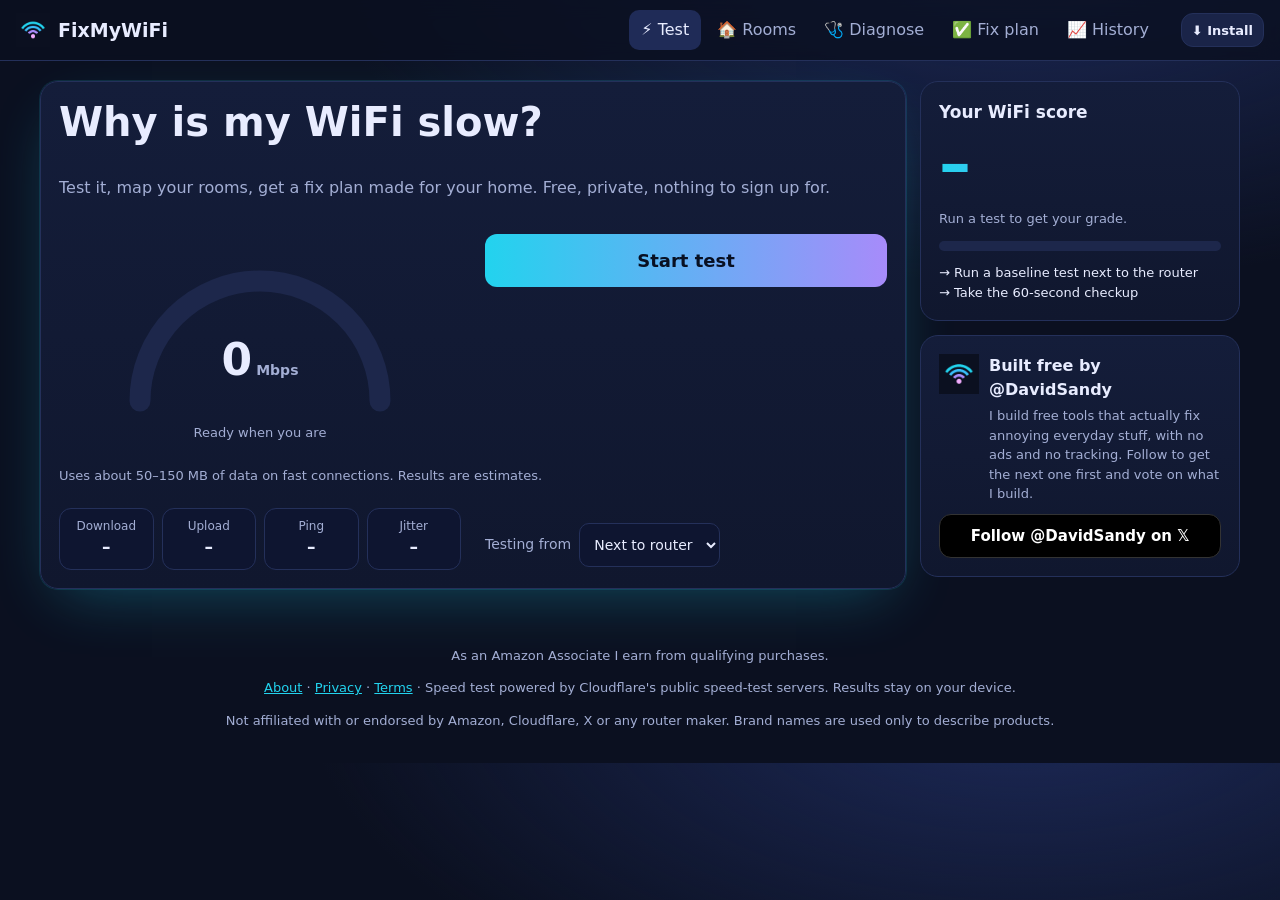
<file: index.html>
<!doctype html><html lang="en"><head><meta charset="utf-8">
<meta http-equiv="Content-Security-Policy" content="default-src 'self'; script-src 'self'; style-src 'self'; img-src 'self' data: blob:; connect-src 'self' https://speed.cloudflare.com; manifest-src 'self'; worker-src 'self'; object-src 'none'; base-uri 'self'; form-action 'none'; frame-src 'none'; upgrade-insecure-requests">
<meta name="referrer" content="strict-origin-when-cross-origin">
<meta name="viewport" content="width=device-width,initial-scale=1,viewport-fit=cover">
<title>FixMyWiFi – Free WiFi speed test, dead-zone finder & fix plan</title>
<meta name="description" content="Why is my WiFi slow? Free private speed test, room-by-room dead-zone map and a personalized step-by-step fix plan. No account, no trackers, works offline.">
<meta name="theme-color" content="#0b1020"><link rel="canonical" href="https://davidsandyofficial.github.io/fixmywifi/">
<meta property="og:type" content="website"><meta property="og:title" content="FixMyWiFi – find out why your WiFi sucks (and fix it)">
<meta property="og:description" content="Free speed test, room-by-room dead-zone map and a personalized fix plan. Private, no account.">
<meta property="og:url" content="https://davidsandyofficial.github.io/fixmywifi/"><meta property="og:image" content="https://davidsandyofficial.github.io/fixmywifi/og.png">
<meta name="twitter:card" content="summary_large_image"><meta name="twitter:creator" content="@DavidSandy"><meta name="twitter:image" content="https://davidsandyofficial.github.io/fixmywifi/og.png">
<link rel="manifest" href="manifest.webmanifest"><link rel="icon" href="icons/icon-192.png"><link rel="apple-touch-icon" href="icons/icon-192.png">
<meta name="apple-mobile-web-app-capable" content="yes"><link rel="stylesheet" href="style.css">
<script type="application/ld+json">{"@context":"https://schema.org","@type":"WebApplication","name":"FixMyWiFi","applicationCategory":"UtilitiesApplication","offers":{"@type":"Offer","price":"0"},"url":"https://davidsandyofficial.github.io/fixmywifi/"}</script>
</head><body>
<header class="top"><div class="brand"><img src="icons/icon-192.png" alt="" width="34" height="34"><b>FixMyWiFi</b></div>
<nav class="tabs" id="tabs" aria-label="Sections">
<button data-v="test" class="on">⚡ <span>Test</span></button><button data-v="rooms">🏠 <span>Rooms</span></button><button data-v="diag">🩺 <span>Diagnose</span></button><button data-v="plan">✅ <span>Fix plan</span></button><button data-v="hist">📈 <span>History</span></button></nav>
<button id="installBtn" class="btn ghost small" hidden>⬇ Install</button></header>
<div class="layout"><main id="main">

<section id="v-test" class="view on">
 <div class="hero card glow"><h1>Why is my WiFi slow?</h1><p class="muted">Test it, map your rooms, get a fix plan made for your home. Free, private, nothing to sign up for.</p>
 <div class="gauge" id="gauge"><svg viewBox="0 0 200 120"><path d="M20 110 A80 80 0 0 1 180 110" class="g-bg"/><path id="garc" d="M20 110 A80 80 0 0 1 180 110" class="g-fg"/></svg>
 <div class="gnum"><span id="gval">0</span><small id="gunit">Mbps</small></div><div id="gphase" class="muted small">Ready when you are</div></div>
 <button id="runBtn" class="btn big">Start test</button><p class="muted small">Uses about 50–150 MB of data on fast connections. Results are estimates.</p>
 <div class="stats"><div><small>Download</small><b id="sDown">–</b></div><div><small>Upload</small><b id="sUp">–</b></div><div><small>Ping</small><b id="sPing">–</b></div><div><small>Jitter</small><b id="sJit">–</b></div></div>
 <label class="room-pick">Testing from <select id="roomSel"></select></label></div>
 <div id="verdict" class="card" hidden></div>
</section>

<section id="v-rooms" class="view"><div class="card"><h2>Dead-zone map</h2><p class="muted">Walk around and run a quick test in each room. Weak rooms light up red, so you know exactly where the fix goes.</p>
 <form id="roomForm" class="row"><input id="roomName" placeholder="Add a room (e.g. Bedroom)" maxlength="24" aria-label="Room name"><button class="btn">Add</button></form>
 <div id="roomList" class="rooms"></div></div></section>

<section id="v-diag" class="view"><div class="card"><h2>60-second WiFi checkup</h2><p class="muted">Answer a few taps. Your fix plan is ranked free fixes first.</p><form id="quiz"></form></div></section>

<section id="v-plan" class="view"><div class="card"><div class="row between"><h2>Your fix plan</h2><span class="pill" id="planPct">0%</span></div>
 <div class="bar"><i id="planBar"></i></div><div id="planList" class="plan"></div>
 <div class="row wrap"><button id="icsBtn" class="btn ghost">⏰ Remind me to retest in 7 days</button><button id="resetPlan" class="btn ghost">Start over</button></div></div>
 <div class="card" id="gearCard"><h2>Gear that fixes your exact problem</h2><p class="disc">As an Amazon Associate I earn from qualifying purchases. Links open Amazon search, so you pick the model and price.</p><div id="gear" class="gear"></div></div></section>

<section id="v-hist" class="view"><div class="card"><h2>Before → after</h2><canvas id="chart" height="180" aria-label="Speed history chart"></canvas><div id="beforeAfter" class="ba"></div>
 <div class="row wrap"><button id="shareImg" class="btn">📸 Share my results card</button><button id="shareX" class="btn ghost">𝕏 Post my glow-up</button><button id="clearHist" class="btn ghost">Clear history</button></div>
 <div id="histList" class="hist"></div></div></section>
</main>
<aside class="side"><div class="card" id="summary"><h2 class="h3">Your WiFi score</h2><div class="score" id="score">–</div><p class="muted small" id="scoreTxt">Run a test to get your grade.</p><div id="sumPlan" class="small"></div></div>
<div class="card follow"><div class="fh"><img src="icons/icon-192.png" alt="" width="40" height="40"><div><b>Built free by @DavidSandy</b><p class="small muted">I build free tools that actually fix annoying everyday stuff, with no ads and no tracking. Follow to get the next one first and vote on what I build.</p></div></div>
<a class="btn x" href="https://x.com/intent/follow?screen_name=DavidSandy" target="_blank" rel="noopener noreferrer">Follow @DavidSandy on 𝕏</a></div></aside></div>
<footer class="foot"><p>As an Amazon Associate I earn from qualifying purchases.</p><p><a href="about.html">About</a> · <a href="privacy.html">Privacy</a> · <a href="terms.html">Terms</a> · Speed test powered by Cloudflare's public speed-test servers. Results stay on your device.</p><p>Not affiliated with or endorsed by Amazon, Cloudflare, X or any router maker. Brand names are used only to describe products.</p></footer>
<nav class="bnav" id="bnav" aria-label="Sections"><button data-v="test" class="on">⚡<span>Test</span></button><button data-v="rooms">🏠<span>Rooms</span></button><button data-v="diag">🩺<span>Checkup</span></button><button data-v="plan">✅<span>Plan</span></button><button data-v="hist">📈<span>History</span></button></nav>
<div id="toast" role="status"></div>
<script src="config.js"></script><script src="app.js"></script></body></html>
</file>
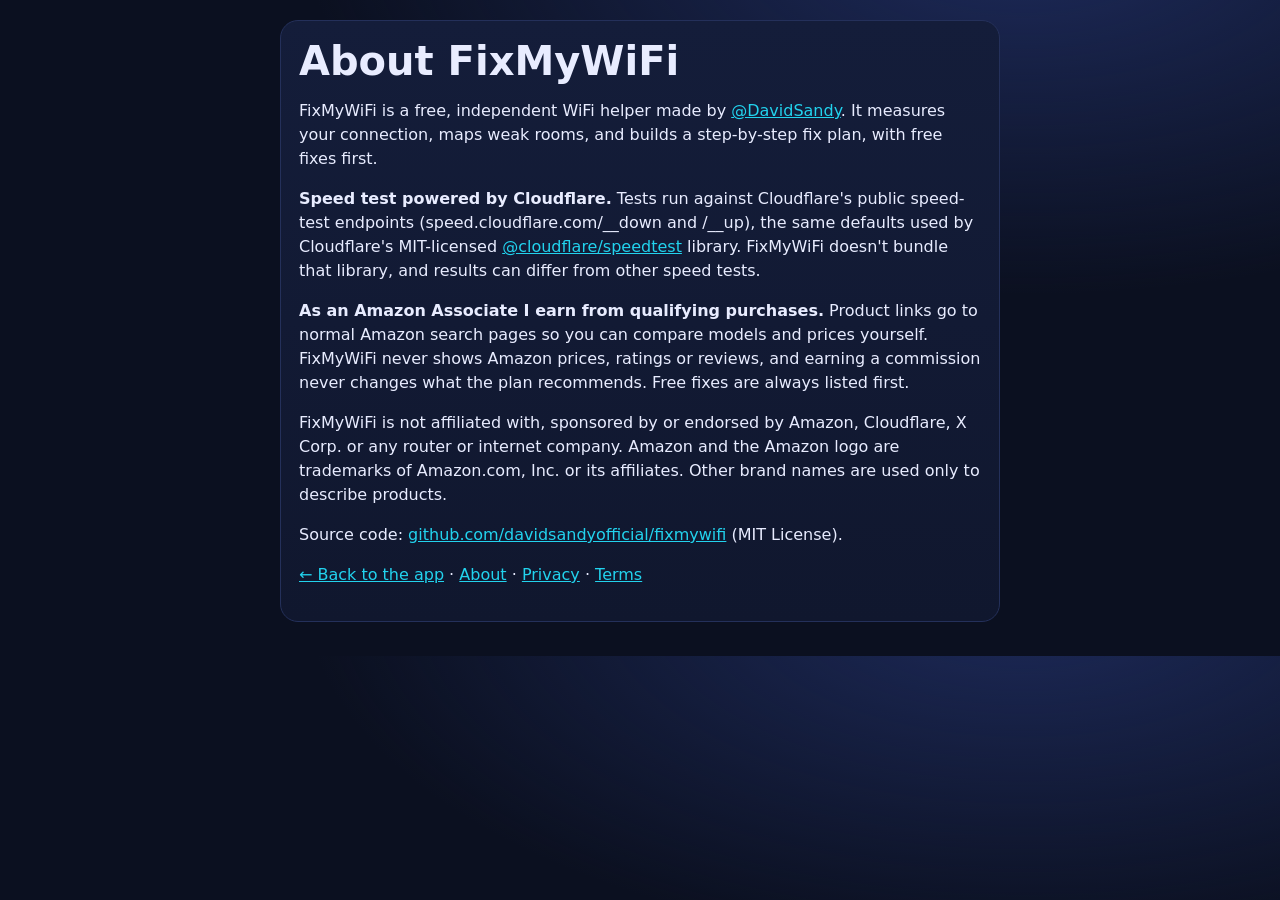
<file: about.html>
<!doctype html><html lang="en"><head><meta charset="utf-8">
<meta http-equiv="Content-Security-Policy" content="default-src 'self'; script-src 'self'; style-src 'self'; img-src 'self'; object-src 'none'; base-uri 'self'; form-action 'none'">
<meta name="referrer" content="strict-origin-when-cross-origin"><meta name="viewport" content="width=device-width,initial-scale=1"><title>About – FixMyWiFi</title><link rel="stylesheet" href="style.css"><script src="frame.js"></script></head><body class="page"><div class="layout"><div class="card"><h1>About FixMyWiFi</h1>
<p>FixMyWiFi is a free, independent WiFi helper made by <a href="https://x.com/DavidSandy" target="_blank" rel="noopener noreferrer">@DavidSandy</a>. It measures your connection, maps weak rooms, and builds a step-by-step fix plan, with free fixes first.</p>
<p><b>Speed test powered by Cloudflare.</b> Tests run against Cloudflare's public speed-test endpoints (speed.cloudflare.com/__down and /__up), the same defaults used by Cloudflare's MIT-licensed <a href="https://github.com/cloudflare/speedtest" target="_blank" rel="noopener noreferrer">@cloudflare/speedtest</a> library. FixMyWiFi doesn't bundle that library, and results can differ from other speed tests.</p>
<p><b>As an Amazon Associate I earn from qualifying purchases.</b> Product links go to normal Amazon search pages so you can compare models and prices yourself. FixMyWiFi never shows Amazon prices, ratings or reviews, and earning a commission never changes what the plan recommends. Free fixes are always listed first.</p>
<p>FixMyWiFi is not affiliated with, sponsored by or endorsed by Amazon, Cloudflare, X Corp. or any router or internet company. Amazon and the Amazon logo are trademarks of Amazon.com, Inc. or its affiliates. Other brand names are used only to describe products.</p>
<p>Source code: <a href="https://github.com/davidsandyofficial/fixmywifi" target="_blank" rel="noopener noreferrer">github.com/davidsandyofficial/fixmywifi</a> (MIT License).</p><p><a href="./">← Back to the app</a> · <a href="about.html">About</a> · <a href="privacy.html">Privacy</a> · <a href="terms.html">Terms</a></p></div></div></body></html>
</file>
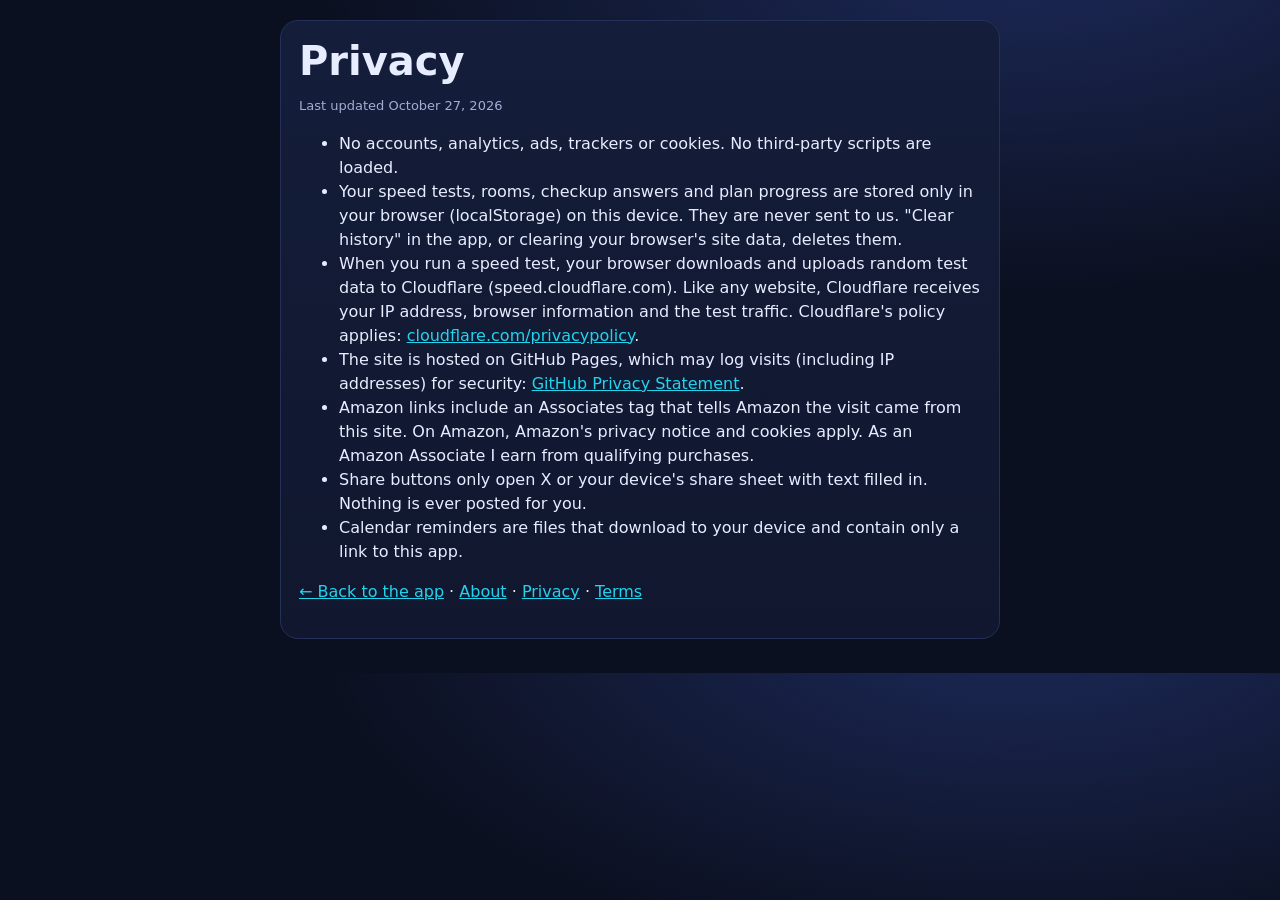
<file: privacy.html>
<!doctype html><html lang="en"><head><meta charset="utf-8">
<meta http-equiv="Content-Security-Policy" content="default-src 'self'; script-src 'self'; style-src 'self'; img-src 'self'; object-src 'none'; base-uri 'self'; form-action 'none'">
<meta name="referrer" content="strict-origin-when-cross-origin"><meta name="viewport" content="width=device-width,initial-scale=1"><title>Privacy – FixMyWiFi</title><link rel="stylesheet" href="style.css"><script src="frame.js"></script></head><body class="page"><div class="layout"><div class="card"><h1>Privacy</h1><p class="muted small">Last updated October 27, 2026</p>
<ul><li>No accounts, analytics, ads, trackers or cookies. No third-party scripts are loaded.</li>
<li>Your speed tests, rooms, checkup answers and plan progress are stored only in your browser (localStorage) on this device. They are never sent to us. "Clear history" in the app, or clearing your browser's site data, deletes them.</li>
<li>When you run a speed test, your browser downloads and uploads random test data to Cloudflare (speed.cloudflare.com). Like any website, Cloudflare receives your IP address, browser information and the test traffic. Cloudflare's policy applies: <a href="https://www.cloudflare.com/privacypolicy/" target="_blank" rel="noopener noreferrer">cloudflare.com/privacypolicy</a>.</li>
<li>The site is hosted on GitHub Pages, which may log visits (including IP addresses) for security: <a href="https://docs.github.com/site-policy/privacy-policies/github-general-privacy-statement" target="_blank" rel="noopener noreferrer">GitHub Privacy Statement</a>.</li>
<li>Amazon links include an Associates tag that tells Amazon the visit came from this site. On Amazon, Amazon's privacy notice and cookies apply. As an Amazon Associate I earn from qualifying purchases.</li>
<li>Share buttons only open X or your device's share sheet with text filled in. Nothing is ever posted for you.</li>
<li>Calendar reminders are files that download to your device and contain only a link to this app.</li></ul><p><a href="./">← Back to the app</a> · <a href="about.html">About</a> · <a href="privacy.html">Privacy</a> · <a href="terms.html">Terms</a></p></div></div></body></html>
</file>
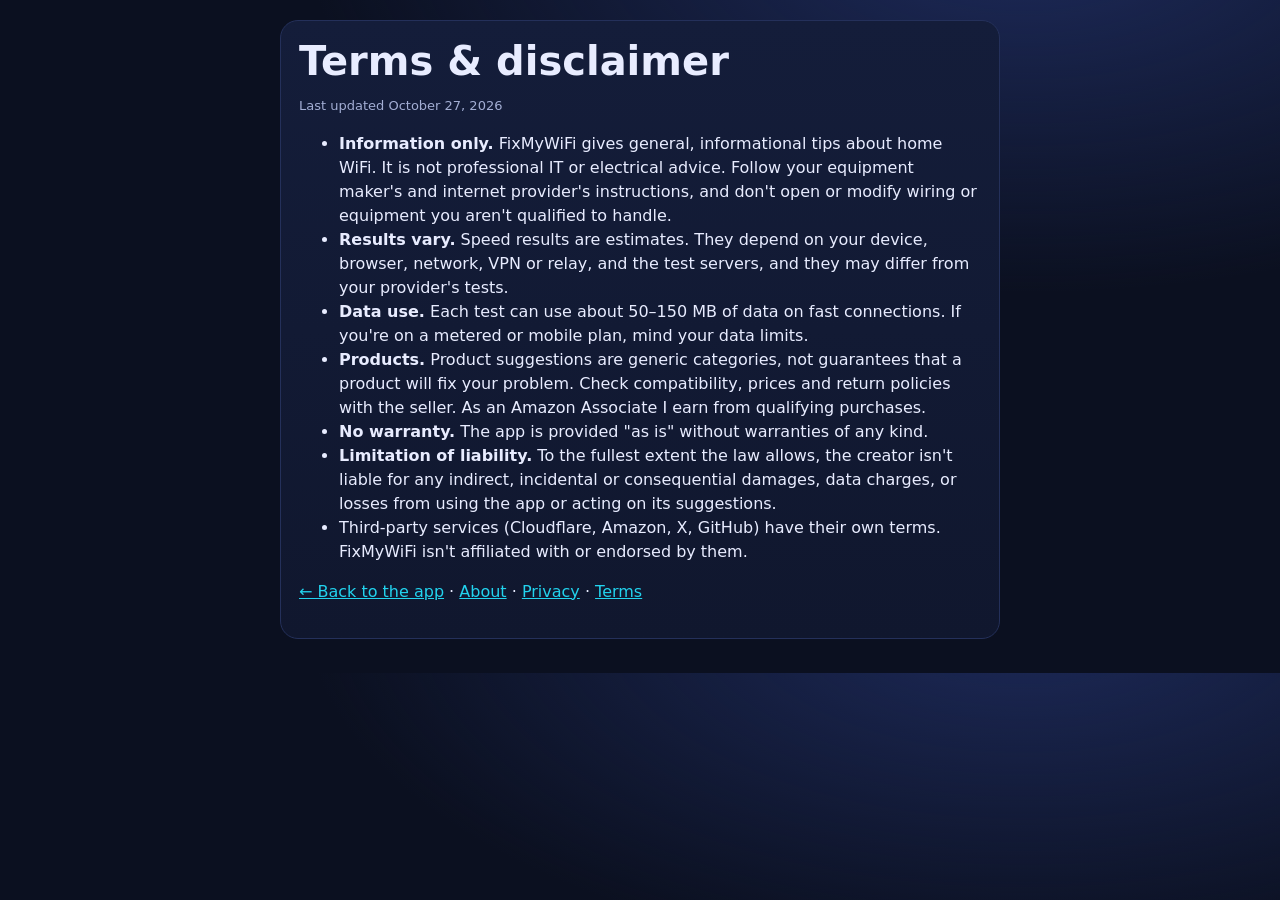
<file: terms.html>
<!doctype html><html lang="en"><head><meta charset="utf-8">
<meta http-equiv="Content-Security-Policy" content="default-src 'self'; script-src 'self'; style-src 'self'; img-src 'self'; object-src 'none'; base-uri 'self'; form-action 'none'">
<meta name="referrer" content="strict-origin-when-cross-origin"><meta name="viewport" content="width=device-width,initial-scale=1"><title>Terms – FixMyWiFi</title><link rel="stylesheet" href="style.css"><script src="frame.js"></script></head><body class="page"><div class="layout"><div class="card"><h1>Terms &amp; disclaimer</h1><p class="muted small">Last updated October 27, 2026</p>
<ul><li><b>Information only.</b> FixMyWiFi gives general, informational tips about home WiFi. It is not professional IT or electrical advice. Follow your equipment maker's and internet provider's instructions, and don't open or modify wiring or equipment you aren't qualified to handle.</li>
<li><b>Results vary.</b> Speed results are estimates. They depend on your device, browser, network, VPN or relay, and the test servers, and they may differ from your provider's tests.</li>
<li><b>Data use.</b> Each test can use about 50–150 MB of data on fast connections. If you're on a metered or mobile plan, mind your data limits.</li>
<li><b>Products.</b> Product suggestions are generic categories, not guarantees that a product will fix your problem. Check compatibility, prices and return policies with the seller. As an Amazon Associate I earn from qualifying purchases.</li>
<li><b>No warranty.</b> The app is provided "as is" without warranties of any kind.</li>
<li><b>Limitation of liability.</b> To the fullest extent the law allows, the creator isn't liable for any indirect, incidental or consequential damages, data charges, or losses from using the app or acting on its suggestions.</li>
<li>Third-party services (Cloudflare, Amazon, X, GitHub) have their own terms. FixMyWiFi isn't affiliated with or endorsed by them.</li></ul><p><a href="./">← Back to the app</a> · <a href="about.html">About</a> · <a href="privacy.html">Privacy</a> · <a href="terms.html">Terms</a></p></div></div></body></html>
</file>
<file: style.css>
:root{--bg:#0b1020;--card:#121a33;--line:#24305a;--t:#e8ecff;--m:#a3aed4;--a:#22d3ee;--b:#a78bfa;--g:#34d399;--y:#fbbf24;--r:#f87171}
*{box-sizing:border-box}html,body{margin:0;overflow-x:hidden}body{background:radial-gradient(1200px 600px at 80% -10%,#1d2a5a 0,transparent 60%),var(--bg);color:var(--t);font:16px/1.5 system-ui,-apple-system,Segoe UI,Roboto,sans-serif;padding-bottom:84px}
a{color:var(--a)}h1{font-size:clamp(26px,5vw,40px);margin:0 0 6px;line-height:1.1}h2{margin:0 0 6px;font-size:21px}h3{margin:0 0 6px}
.muted{color:var(--m)}.small{font-size:13px}.top{position:sticky;top:0;z-index:5;display:flex;align-items:center;gap:12px;padding:10px 16px;background:#0b1020cc;backdrop-filter:blur(10px);border-bottom:1px solid var(--line)}
.brand{display:flex;align-items:center;gap:8px;font-size:19px}.tabs{display:none;gap:4px;margin-left:auto}.tabs button,.bnav button{background:none;border:0;color:var(--m);font:inherit;cursor:pointer}
.tabs button{padding:8px 12px;border-radius:10px}.tabs button:hover{background:#1a2448;color:var(--t)}.tabs button.on{background:#1f2b57;color:var(--t)}
#installBtn{margin-left:auto}.tabs~#installBtn{margin-left:8px}
.layout{max-width:1240px;margin:0 auto;padding:14px;display:grid;gap:14px}.view{display:none;animation:in .35s ease}.view.on{display:block}
@keyframes in{from{opacity:0;transform:translateY(8px)}}
.card{background:linear-gradient(180deg,#141d3a,#10172e);border:1px solid var(--line);border-radius:18px;padding:18px;margin-bottom:14px}
.glow{box-shadow:0 0 0 1px #22d3ee22,0 20px 60px -20px #22d3ee55}
.btn{display:inline-flex;align-items:center;justify-content:center;gap:6px;background:linear-gradient(90deg,var(--a),var(--b));color:#081022;border:0;border-radius:12px;padding:12px 16px;font:600 15px system-ui;cursor:pointer;text-decoration:none;transition:transform .15s,filter .15s;min-height:44px}
.btn:hover{filter:brightness(1.1);transform:translateY(-1px)}.btn:focus-visible,button:focus-visible,a:focus-visible,input:focus-visible,select:focus-visible{outline:2px solid var(--a);outline-offset:2px}
.btn.ghost{background:#1a2448;color:var(--t);border:1px solid var(--line)}.btn.small{padding:6px 10px;min-height:34px;font-size:13px}.btn.big{width:100%;font-size:18px;padding:16px;margin:8px 0 14px}.btn.x{background:#000;color:#fff;width:100%;border:1px solid #333}
.btn:disabled{opacity:.6}
.gauge{position:relative;max-width:340px;margin:10px auto 0;text-align:center}.gauge svg{width:100%}.g-bg,.g-fg{fill:none;stroke-width:14;stroke-linecap:round}.g-bg{stroke:#1d274b}.g-fg{stroke:url(#x);stroke:var(--a);stroke-dasharray:252;stroke-dashoffset:252;transition:stroke-dashoffset .25s}
.gnum{position:absolute;left:0;right:0;top:44%;font-size:44px;font-weight:800}.gnum small{font-size:14px;color:var(--m);margin-left:4px}
.stats{display:grid;grid-template-columns:repeat(4,1fr);gap:8px}.stats div{background:#0e1530;border:1px solid var(--line);border-radius:12px;padding:8px;text-align:center}.stats small{color:var(--m);font-size:12px;display:block}.stats b{font-size:17px}
.room-pick{display:flex;gap:8px;align-items:center;margin-top:12px;color:var(--m);font-size:14px}select,input{background:#0e1530;color:var(--t);border:1px solid var(--line);border-radius:10px;padding:10px;font:inherit;min-height:44px;min-width:0}
.row{display:flex;gap:8px;align-items:center}.row input{flex:1}.between{justify-content:space-between}.wrap{flex-wrap:wrap;margin-top:12px}
.uses{display:grid;grid-template-columns:repeat(auto-fill,minmax(150px,1fr));gap:8px;margin-top:10px}.use{padding:10px;border-radius:12px;background:#0e1530;border:1px solid var(--line)}.use b{display:block}
.ok{color:var(--g)}.meh{color:var(--y)}.bad{color:var(--r)}
.rooms{display:grid;gap:8px;margin-top:12px;grid-template-columns:repeat(auto-fill,minmax(200px,1fr))}.room{border-radius:14px;padding:12px;border:1px solid var(--line);background:#0e1530;position:relative}.room .lvl{height:6px;border-radius:4px;background:#1d274b;margin:8px 0}.room .lvl i{display:block;height:100%;border-radius:4px}
.room .x{position:absolute;right:8px;top:6px;background:none;border:0;color:var(--m);font-size:18px;cursor:pointer;min-height:auto}
.q{margin:14px 0}.q p{margin:0 0 6px;font-weight:600}.chips{display:flex;flex-wrap:wrap;gap:6px}.chips label{cursor:pointer}.chips input{display:none}.chips span{display:inline-block;padding:9px 12px;border-radius:999px;border:1px solid var(--line);background:#0e1530;font-size:14px;transition:.15s}.chips input:checked+span{background:#22d3ee22;border-color:var(--a);color:#fff}.chips span:hover{border-color:var(--b)}
.bar{height:10px;background:#1d274b;border-radius:6px;overflow:hidden;margin:8px 0 12px}.bar i{display:block;height:100%;width:0;background:linear-gradient(90deg,var(--a),var(--g));transition:width .5s}
.pill{background:#1f2b57;border-radius:999px;padding:4px 10px;font-weight:700}
.plan{display:grid;gap:8px}.step{display:flex;gap:10px;padding:12px;border-radius:12px;background:#0e1530;border:1px solid var(--line);cursor:pointer;transition:.2s}.step:hover{border-color:var(--b)}.step input{width:22px;height:22px;min-height:auto;accent-color:var(--g);flex:none;margin-top:2px}.step.done{opacity:.6}.step.done b{text-decoration:line-through}.step .tag{font-size:11px;padding:2px 7px;border-radius:999px;background:#34d39922;color:var(--g);margin-left:6px}.step .tag.buy{background:#a78bfa22;color:var(--b)}
.gear{display:grid;gap:10px;grid-template-columns:repeat(auto-fill,minmax(230px,1fr))}.prod{padding:14px;border-radius:14px;background:#0e1530;border:1px solid var(--line);display:flex;flex-direction:column;gap:6px;transition:.2s}.prod:hover{transform:translateY(-2px);border-color:var(--a)}.prod .why{font-size:13px;color:var(--m);flex:1}.prod .btn{font-size:14px}
.disc{font-size:12px;color:var(--m);background:#0e1530;border-radius:8px;padding:6px 10px}
.ba{display:grid;grid-template-columns:1fr 1fr;gap:8px;margin-top:10px}.ba div{background:#0e1530;border-radius:12px;padding:10px;text-align:center;border:1px solid var(--line)}.ba b{font-size:24px;display:block}
#chart{width:100%;background:#0e1530;border-radius:12px}.hist{margin-top:12px;font-size:14px}.hist div{display:flex;justify-content:space-between;padding:6px 0;border-bottom:1px solid var(--line);gap:8px}
.score{font-size:64px;font-weight:900;line-height:1;background:linear-gradient(90deg,var(--a),var(--b));-webkit-background-clip:text;background-clip:text;color:transparent}
.follow .fh{display:flex;gap:10px;margin-bottom:10px}.follow p{margin:4px 0 0}
.foot{max-width:1240px;margin:0 auto;padding:10px 16px 20px;color:var(--m);font-size:13px;text-align:center}
.bnav{position:fixed;bottom:0;left:0;right:0;display:grid;grid-template-columns:repeat(5,1fr);background:#0b1020f2;backdrop-filter:blur(10px);border-top:1px solid var(--line);padding:6px 4px calc(6px + env(safe-area-inset-bottom));z-index:6}
.bnav button{display:flex;flex-direction:column;align-items:center;font-size:20px;padding:4px 0;border-radius:10px;min-height:52px}.bnav span{font-size:11px}.bnav button.on{color:var(--t);background:#1f2b57}
#toast{position:fixed;left:50%;bottom:96px;transform:translateX(-50%) translateY(20px);background:#1f2b57;padding:10px 16px;border-radius:12px;opacity:0;transition:.3s;pointer-events:none;z-index:9;max-width:90vw}#toast.on{opacity:1;transform:translateX(-50%)}
@media(min-width:768px){.layout{padding:20px}.rooms{grid-template-columns:repeat(3,1fr)}}
@media(min-width:1024px){body{padding-bottom:0}.bnav{display:none}.tabs{display:flex}.layout{grid-template-columns:minmax(0,1fr) 320px;align-items:start}.side{position:sticky;top:76px}.hero{display:grid;grid-template-columns:1fr 1fr;gap:10px 24px;align-items:center}.hero h1,.hero>p{grid-column:1/-1}.hero .gauge{grid-row:span 3}#toast{bottom:30px}}
@media(prefers-reduced-motion:reduce){*{animation:none!important;transition:none!important}}

.mt8{margin-top:8px}.page{padding:0}.page .layout{max-width:760px;display:block}
.h3{font-size:17px}
</file>
